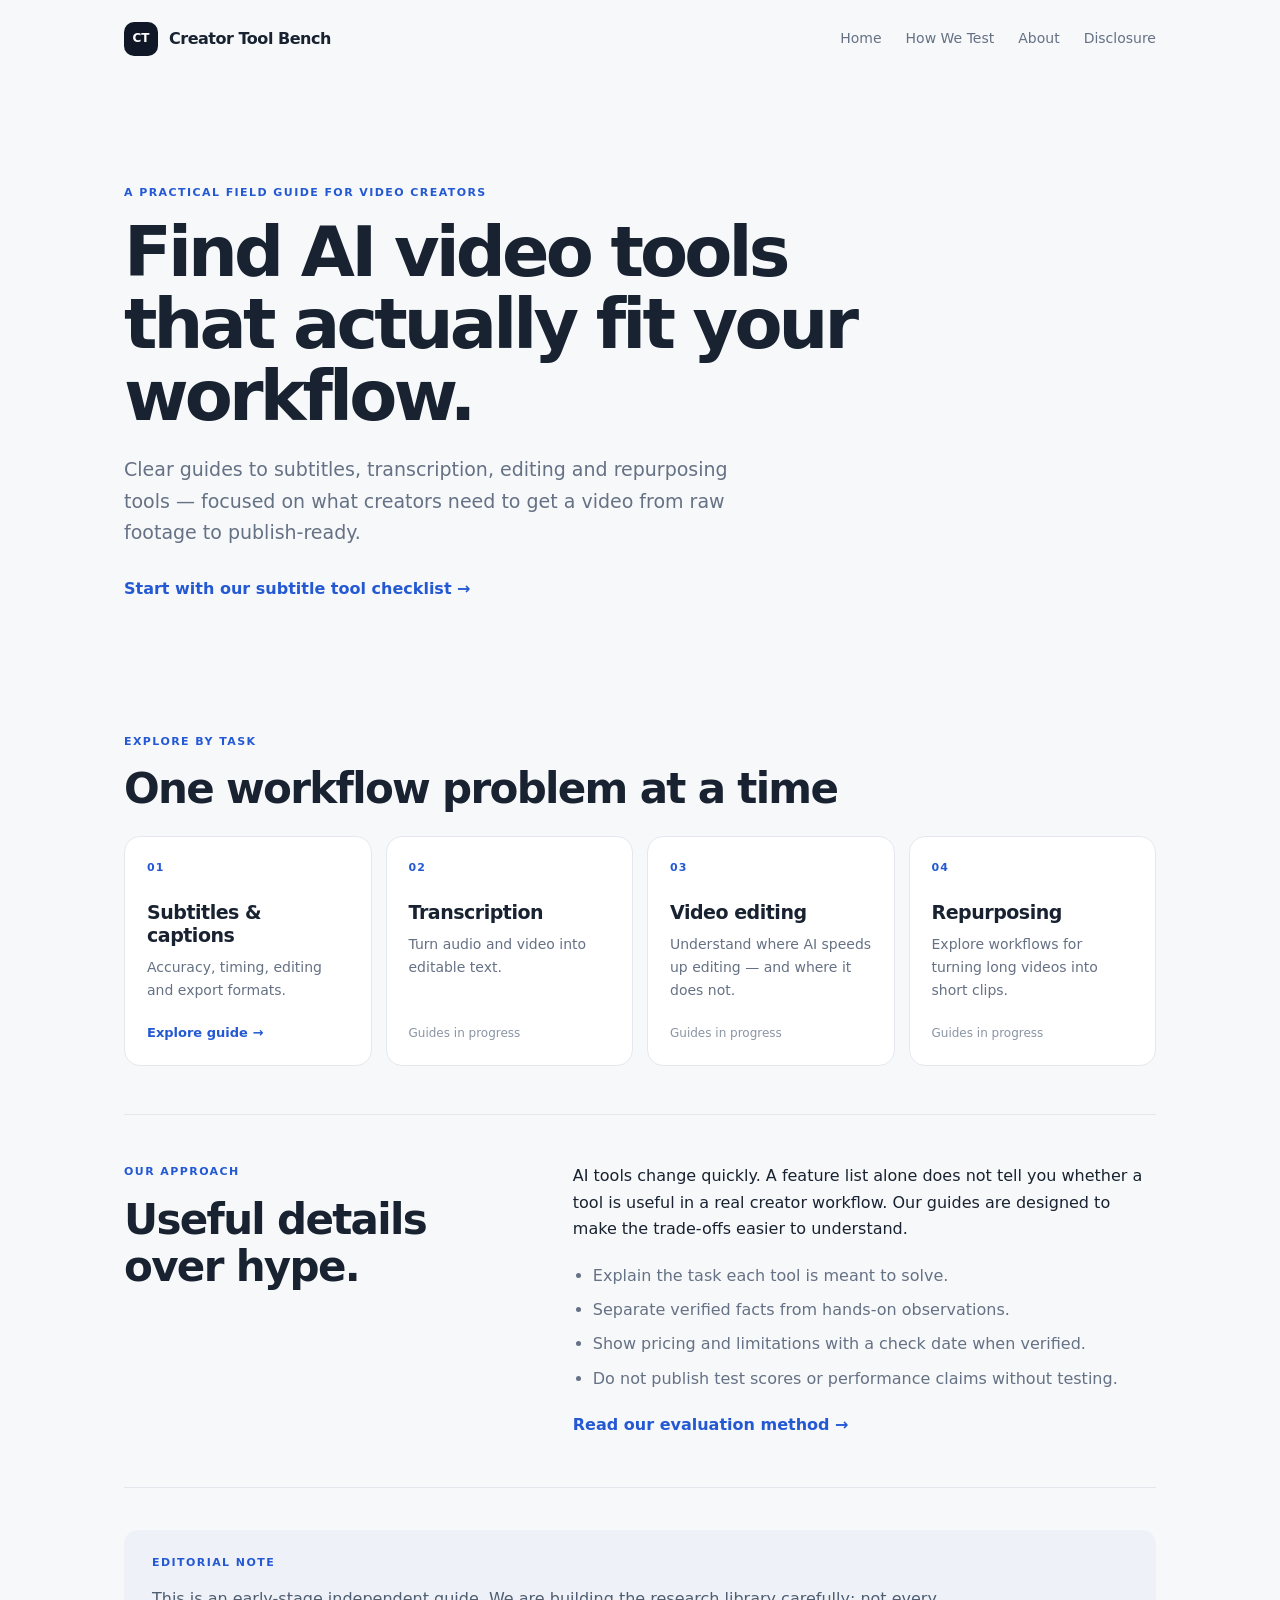
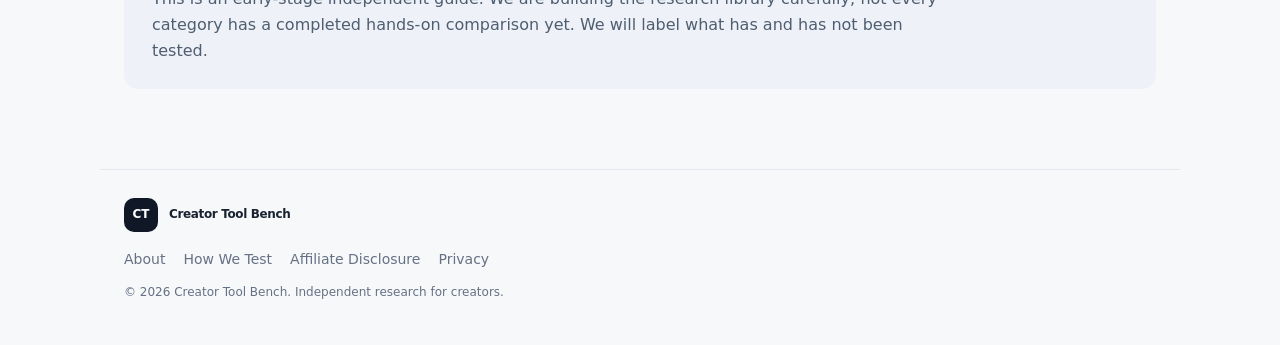
<file: index.html>
<!doctype html>
<html lang="en">
<head>
  <meta charset="utf-8">
  <meta name="viewport" content="width=device-width, initial-scale=1">
  <meta name="description" content="Practical guides to AI subtitles, transcription, editing and repurposing tools for independent video creators.">
  <meta name="theme-color" content="#101827">
  <meta name='impact-site-verification' value='bef8f4c8-7dba-48df-9faa-15ac281c6d68'>
  <title>Creator Tool Bench — Practical AI Video Tool Guides</title>
  <link rel="stylesheet" href="assets/style.css">
</head>
<body>
  <header class="site-header">
    <a class="brand" href="index.html"><span class="brand-mark">CT</span><span>Creator Tool Bench</span></a>
    <nav aria-label="Main navigation">
      <a href="index.html">Home</a>
      <a href="how-we-test.html">How We Test</a>
      <a href="about.html">About</a>
      <a href="disclosure.html">Disclosure</a>
    </nav>
  </header>
  <main>
    <section class="hero">
      <p class="eyebrow">A practical field guide for video creators</p>
      <h1>Find AI video tools that actually fit your workflow.</h1>
      <p class="hero-copy">Clear guides to subtitles, transcription, editing and repurposing tools — focused on what creators need to get a video from raw footage to publish-ready.</p>
      <a class="text-link" href="articles/ai-subtitle-generator-checklist.html">Start with our subtitle tool checklist <span aria-hidden="true">→</span></a>
    </section>

    <section class="section">
      <div class="section-heading">
        <p class="eyebrow">Explore by task</p>
        <h2>One workflow problem at a time</h2>
      </div>
      <div class="cards">
        <a class="task-card" href="articles/ai-subtitle-generator-checklist.html"><span class="card-number">01</span><h3>Subtitles & captions</h3><p>Accuracy, timing, editing and export formats.</p><span class="card-arrow">Explore guide →</span></a>
        <div class="task-card"><span class="card-number">02</span><h3>Transcription</h3><p>Turn audio and video into editable text.</p><span class="coming-soon">Guides in progress</span></div>
        <div class="task-card"><span class="card-number">03</span><h3>Video editing</h3><p>Understand where AI speeds up editing — and where it does not.</p><span class="coming-soon">Guides in progress</span></div>
        <div class="task-card"><span class="card-number">04</span><h3>Repurposing</h3><p>Explore workflows for turning long videos into short clips.</p><span class="coming-soon">Guides in progress</span></div>
      </div>
    </section>

    <section class="section split-section">
      <div>
        <p class="eyebrow">Our approach</p>
        <h2>Useful details over hype.</h2>
      </div>
      <div>
        <p>AI tools change quickly. A feature list alone does not tell you whether a tool is useful in a real creator workflow. Our guides are designed to make the trade-offs easier to understand.</p>
        <ul class="check-list">
          <li>Explain the task each tool is meant to solve.</li>
          <li>Separate verified facts from hands-on observations.</li>
          <li>Show pricing and limitations with a check date when verified.</li>
          <li>Do not publish test scores or performance claims without testing.</li>
        </ul>
        <a class="text-link" href="how-we-test.html">Read our evaluation method →</a>
      </div>
    </section>
    <section class="note-panel">
      <p class="eyebrow">Editorial note</p>
      <p>This is an early-stage independent guide. We are building the research library carefully; not every category has a completed hands-on comparison yet. We will label what has and has not been tested.</p>
    </section>
  </main>
  <footer class="site-footer">
    <a class="brand footer-brand" href="index.html"><span class="brand-mark">CT</span><span>Creator Tool Bench</span></a>
    <div class="footer-links"><a href="about.html">About</a><a href="how-we-test.html">How We Test</a><a href="disclosure.html">Affiliate Disclosure</a><a href="privacy.html">Privacy</a></div>
    <p>© 2026 Creator Tool Bench. Independent research for creators.</p>
  </footer>
</body>
</html>
</file>
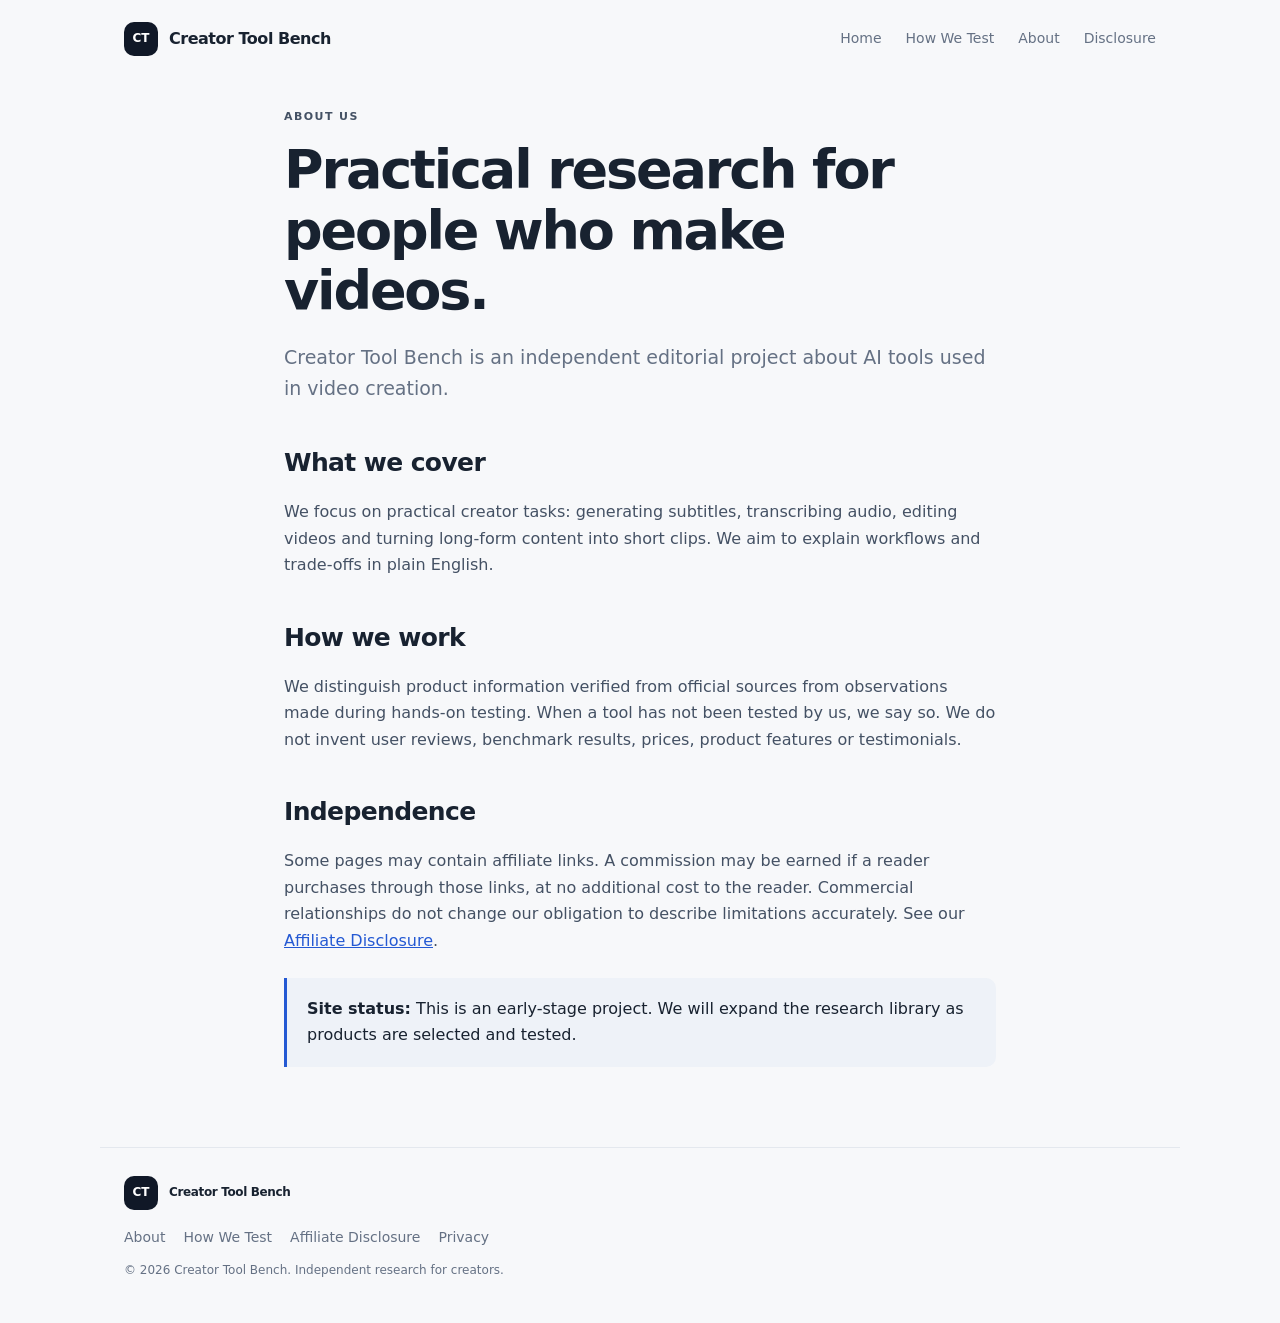
<file: about.html>
<!doctype html><html lang="en"><head><meta charset="utf-8"><meta name="viewport" content="width=device-width, initial-scale=1"><meta name="description" content="About Creator Tool Bench and our practical approach to AI video tool research."><title>About — Creator Tool Bench</title><link rel="stylesheet" href="assets/style.css"></head><body>
<header class="site-header"><a class="brand" href="index.html"><span class="brand-mark">CT</span><span>Creator Tool Bench</span></a><nav aria-label="Main navigation"><a href="index.html">Home</a><a href="how-we-test.html">How We Test</a><a href="about.html">About</a><a href="disclosure.html">Disclosure</a></nav></header>
<main class="article"><p class="eyebrow">About us</p><h1>Practical research for people who make videos.</h1><p class="lede">Creator Tool Bench is an independent editorial project about AI tools used in video creation.</p>
<h2>What we cover</h2><p>We focus on practical creator tasks: generating subtitles, transcribing audio, editing videos and turning long-form content into short clips. We aim to explain workflows and trade-offs in plain English.</p>
<h2>How we work</h2><p>We distinguish product information verified from official sources from observations made during hands-on testing. When a tool has not been tested by us, we say so. We do not invent user reviews, benchmark results, prices, product features or testimonials.</p>
<h2>Independence</h2><p>Some pages may contain affiliate links. A commission may be earned if a reader purchases through those links, at no additional cost to the reader. Commercial relationships do not change our obligation to describe limitations accurately. See our <a class="plain-link" href="disclosure.html">Affiliate Disclosure</a>.</p>
<div class="callout"><strong>Site status:</strong> This is an early-stage project. We will expand the research library as products are selected and tested.</div>
</main><footer class="site-footer"><a class="brand footer-brand" href="index.html"><span class="brand-mark">CT</span><span>Creator Tool Bench</span></a><div class="footer-links"><a href="about.html">About</a><a href="how-we-test.html">How We Test</a><a href="disclosure.html">Affiliate Disclosure</a><a href="privacy.html">Privacy</a></div><p>© 2026 Creator Tool Bench. Independent research for creators.</p></footer></body></html>
</file>
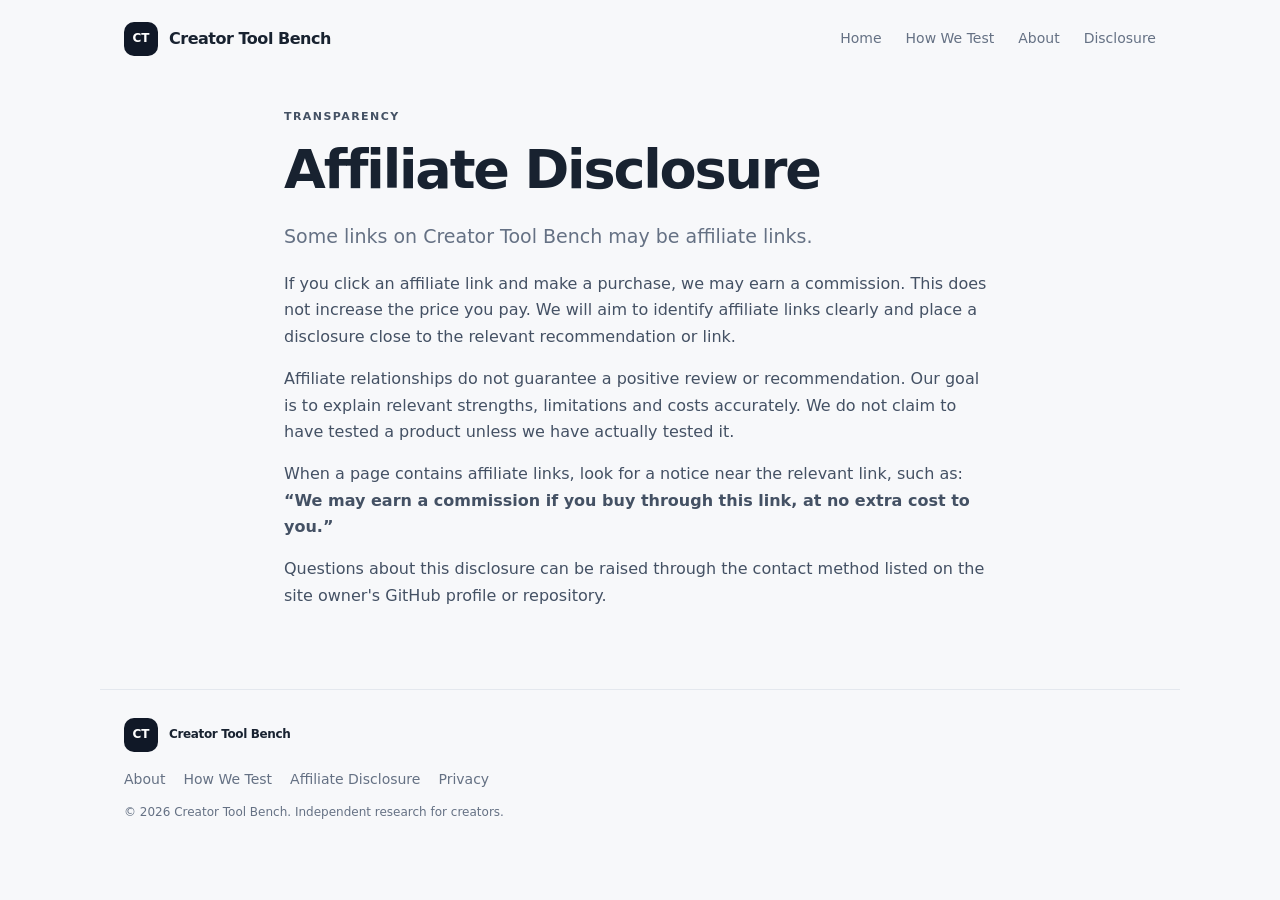
<file: disclosure.html>
<!doctype html><html lang="en"><head><meta charset="utf-8"><meta name="viewport" content="width=device-width, initial-scale=1"><meta name="description" content="Affiliate disclosure for Creator Tool Bench."><title>Affiliate Disclosure — Creator Tool Bench</title><link rel="stylesheet" href="assets/style.css"></head><body>
<header class="site-header"><a class="brand" href="index.html"><span class="brand-mark">CT</span><span>Creator Tool Bench</span></a><nav aria-label="Main navigation"><a href="index.html">Home</a><a href="how-we-test.html">How We Test</a><a href="about.html">About</a><a href="disclosure.html">Disclosure</a></nav></header>
<main class="article"><p class="eyebrow">Transparency</p><h1>Affiliate Disclosure</h1><p class="lede">Some links on Creator Tool Bench may be affiliate links.</p>
<p>If you click an affiliate link and make a purchase, we may earn a commission. This does not increase the price you pay. We will aim to identify affiliate links clearly and place a disclosure close to the relevant recommendation or link.</p>
<p>Affiliate relationships do not guarantee a positive review or recommendation. Our goal is to explain relevant strengths, limitations and costs accurately. We do not claim to have tested a product unless we have actually tested it.</p>
<p>When a page contains affiliate links, look for a notice near the relevant link, such as: <strong>“We may earn a commission if you buy through this link, at no extra cost to you.”</strong></p>
<p>Questions about this disclosure can be raised through the contact method listed on the site owner's GitHub profile or repository.</p>
</main><footer class="site-footer"><a class="brand footer-brand" href="index.html"><span class="brand-mark">CT</span><span>Creator Tool Bench</span></a><div class="footer-links"><a href="about.html">About</a><a href="how-we-test.html">How We Test</a><a href="disclosure.html">Affiliate Disclosure</a><a href="privacy.html">Privacy</a></div><p>© 2026 Creator Tool Bench. Independent research for creators.</p></footer></body></html>
</file>
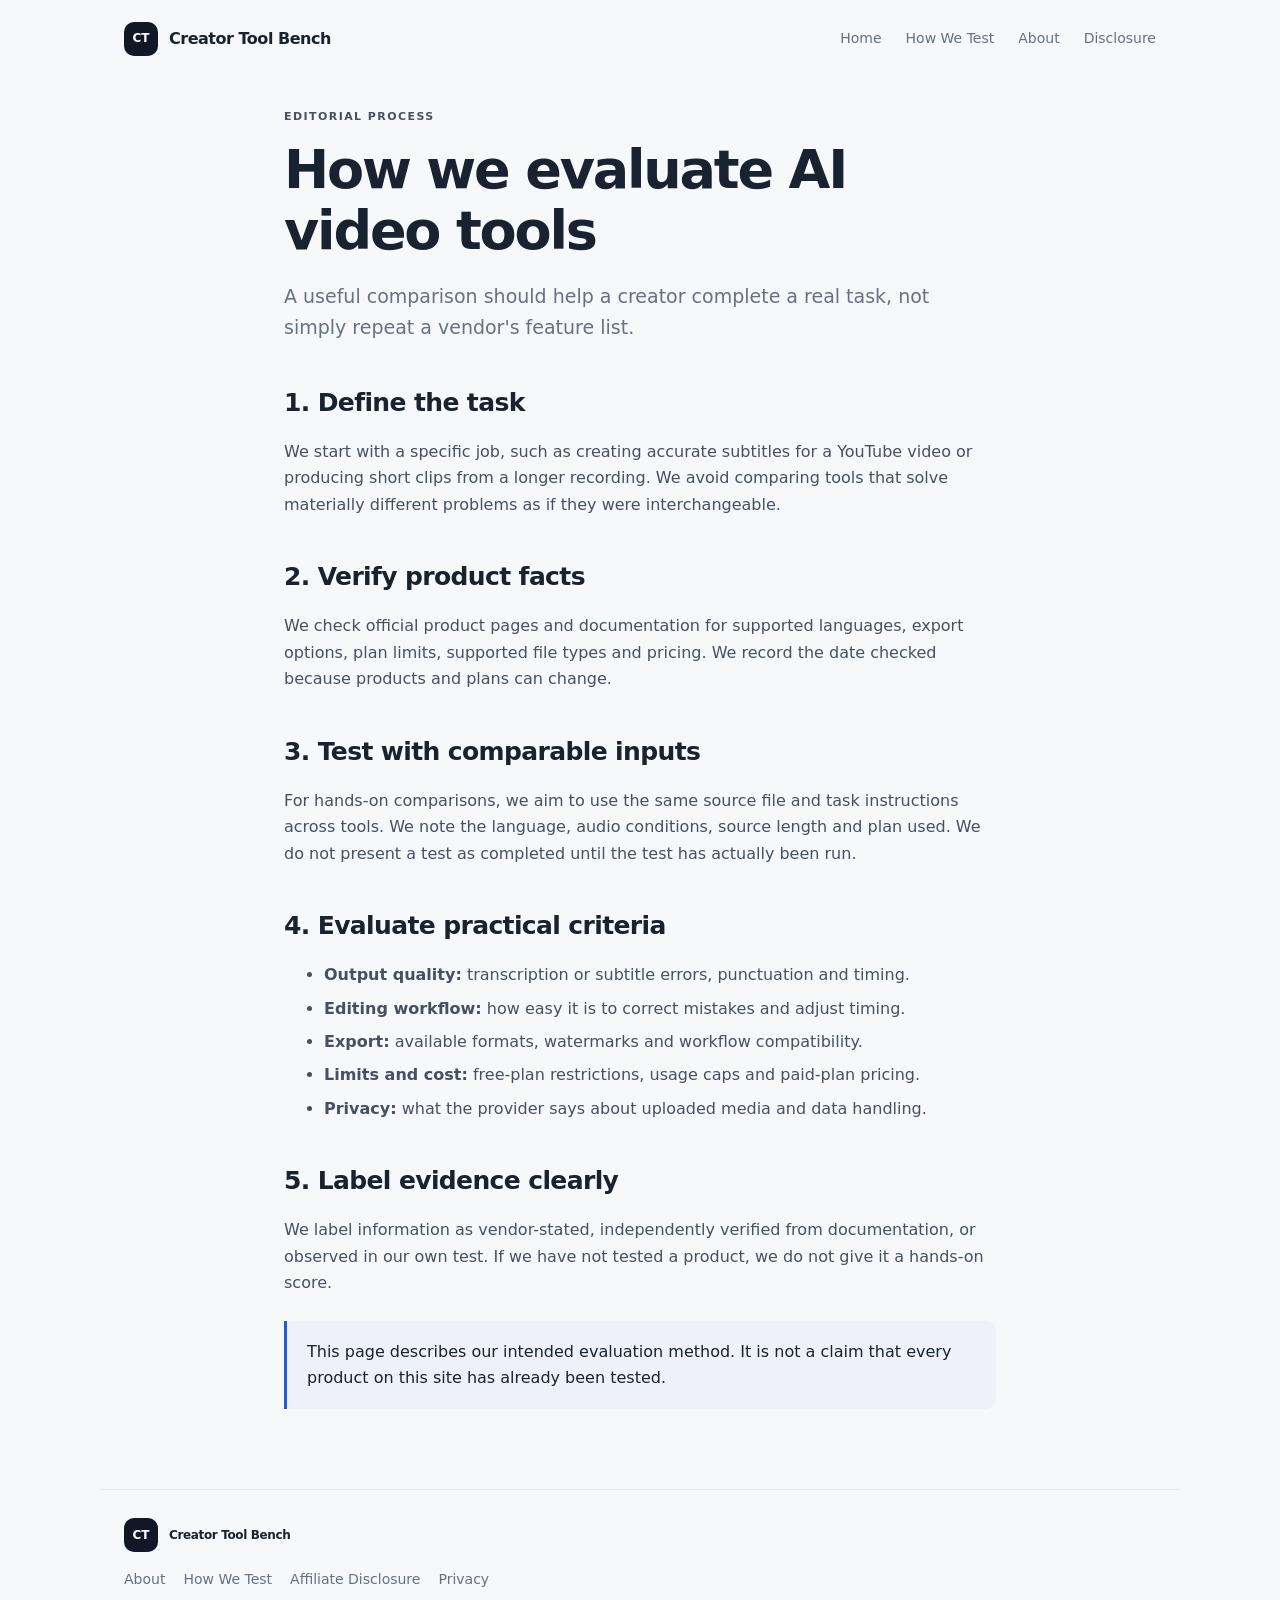
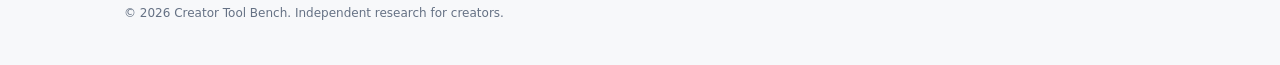
<file: how-we-test.html>
<!doctype html><html lang="en"><head><meta charset="utf-8"><meta name="viewport" content="width=device-width, initial-scale=1"><meta name="description" content="The criteria Creator Tool Bench uses to evaluate AI video creator tools."><title>How We Test — Creator Tool Bench</title><link rel="stylesheet" href="assets/style.css"></head><body>
<header class="site-header"><a class="brand" href="index.html"><span class="brand-mark">CT</span><span>Creator Tool Bench</span></a><nav aria-label="Main navigation"><a href="index.html">Home</a><a href="how-we-test.html">How We Test</a><a href="about.html">About</a><a href="disclosure.html">Disclosure</a></nav></header>
<main class="article"><p class="eyebrow">Editorial process</p><h1>How we evaluate AI video tools</h1><p class="lede">A useful comparison should help a creator complete a real task, not simply repeat a vendor's feature list.</p>
<h2>1. Define the task</h2><p>We start with a specific job, such as creating accurate subtitles for a YouTube video or producing short clips from a longer recording. We avoid comparing tools that solve materially different problems as if they were interchangeable.</p>
<h2>2. Verify product facts</h2><p>We check official product pages and documentation for supported languages, export options, plan limits, supported file types and pricing. We record the date checked because products and plans can change.</p>
<h2>3. Test with comparable inputs</h2><p>For hands-on comparisons, we aim to use the same source file and task instructions across tools. We note the language, audio conditions, source length and plan used. We do not present a test as completed until the test has actually been run.</p>
<h2>4. Evaluate practical criteria</h2><ul><li><strong>Output quality:</strong> transcription or subtitle errors, punctuation and timing.</li><li><strong>Editing workflow:</strong> how easy it is to correct mistakes and adjust timing.</li><li><strong>Export:</strong> available formats, watermarks and workflow compatibility.</li><li><strong>Limits and cost:</strong> free-plan restrictions, usage caps and paid-plan pricing.</li><li><strong>Privacy:</strong> what the provider says about uploaded media and data handling.</li></ul>
<h2>5. Label evidence clearly</h2><p>We label information as vendor-stated, independently verified from documentation, or observed in our own test. If we have not tested a product, we do not give it a hands-on score.</p>
<div class="callout">This page describes our intended evaluation method. It is not a claim that every product on this site has already been tested.</div>
</main><footer class="site-footer"><a class="brand footer-brand" href="index.html"><span class="brand-mark">CT</span><span>Creator Tool Bench</span></a><div class="footer-links"><a href="about.html">About</a><a href="how-we-test.html">How We Test</a><a href="disclosure.html">Affiliate Disclosure</a><a href="privacy.html">Privacy</a></div><p>© 2026 Creator Tool Bench. Independent research for creators.</p></footer></body></html>
</file>
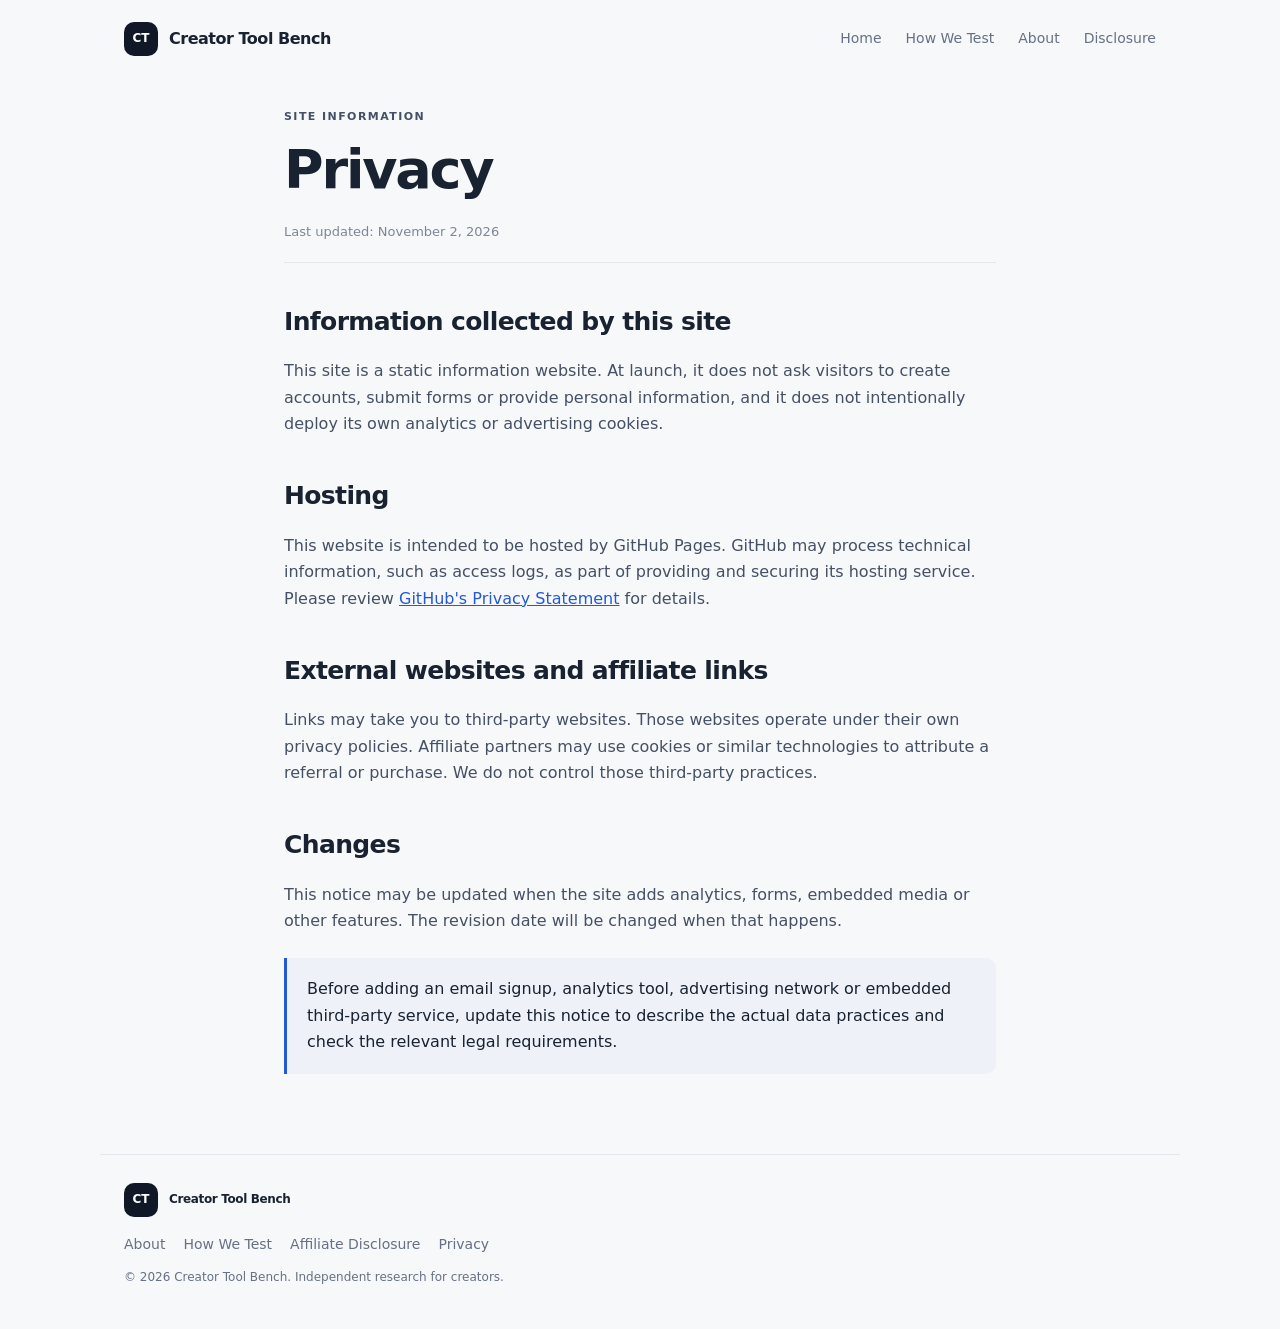
<file: privacy.html>
<!doctype html><html lang="en"><head><meta charset="utf-8"><meta name="viewport" content="width=device-width, initial-scale=1"><meta name="description" content="Privacy information for visitors to Creator Tool Bench."><title>Privacy — Creator Tool Bench</title><link rel="stylesheet" href="assets/style.css"></head><body>
<header class="site-header"><a class="brand" href="index.html"><span class="brand-mark">CT</span><span>Creator Tool Bench</span></a><nav aria-label="Main navigation"><a href="index.html">Home</a><a href="how-we-test.html">How We Test</a><a href="about.html">About</a><a href="disclosure.html">Disclosure</a></nav></header>
<main class="article"><p class="eyebrow">Site information</p><h1>Privacy</h1><p class="meta">Last updated: November 2, 2026</p>
<h2>Information collected by this site</h2><p>This site is a static information website. At launch, it does not ask visitors to create accounts, submit forms or provide personal information, and it does not intentionally deploy its own analytics or advertising cookies.</p>
<h2>Hosting</h2><p>This website is intended to be hosted by GitHub Pages. GitHub may process technical information, such as access logs, as part of providing and securing its hosting service. Please review <a class="plain-link" href="https://docs.github.com/en/site-policy/privacy-policies/github-privacy-statement">GitHub's Privacy Statement</a> for details.</p>
<h2>External websites and affiliate links</h2><p>Links may take you to third-party websites. Those websites operate under their own privacy policies. Affiliate partners may use cookies or similar technologies to attribute a referral or purchase. We do not control those third-party practices.</p>
<h2>Changes</h2><p>This notice may be updated when the site adds analytics, forms, embedded media or other features. The revision date will be changed when that happens.</p>
<div class="callout">Before adding an email signup, analytics tool, advertising network or embedded third-party service, update this notice to describe the actual data practices and check the relevant legal requirements.</div>
</main><footer class="site-footer"><a class="brand footer-brand" href="index.html"><span class="brand-mark">CT</span><span>Creator Tool Bench</span></a><div class="footer-links"><a href="about.html">About</a><a href="how-we-test.html">How We Test</a><a href="disclosure.html">Affiliate Disclosure</a><a href="privacy.html">Privacy</a></div><p>© 2026 Creator Tool Bench. Independent research for creators.</p></footer></body></html>
</file>
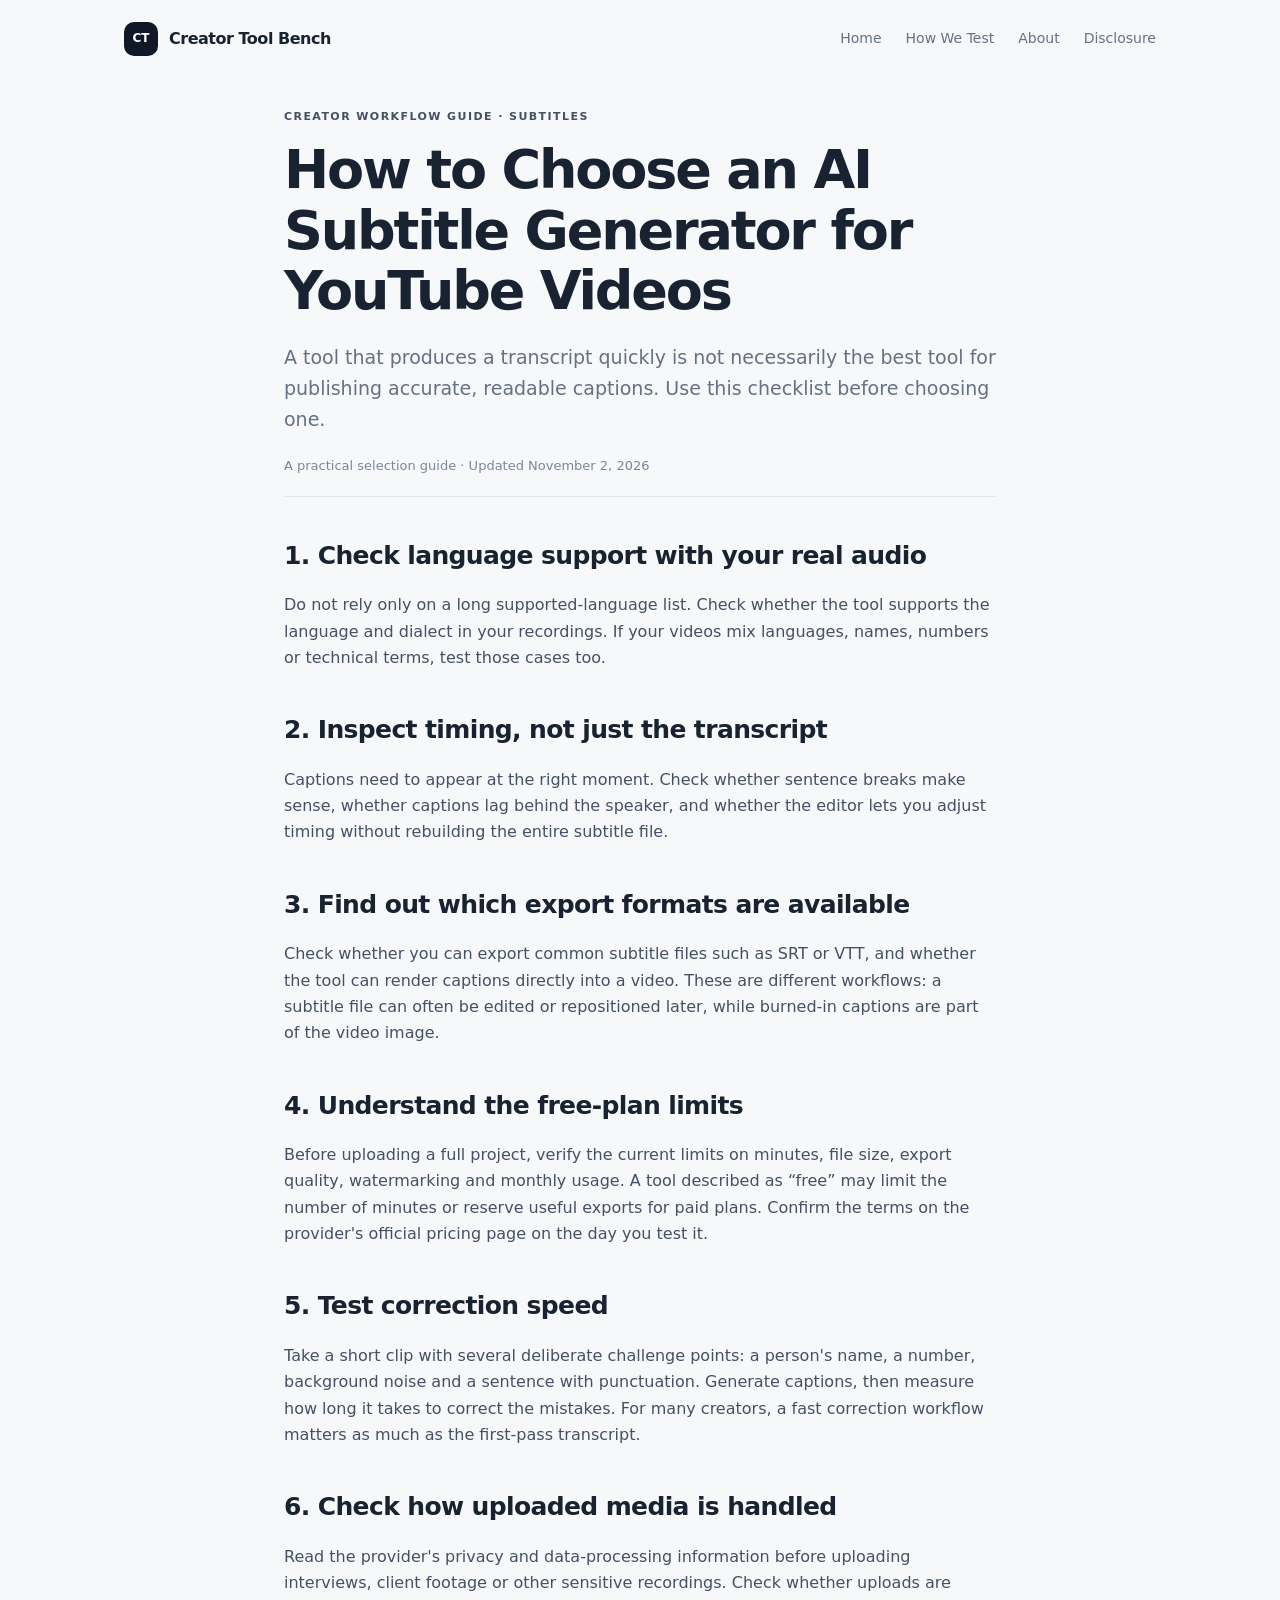
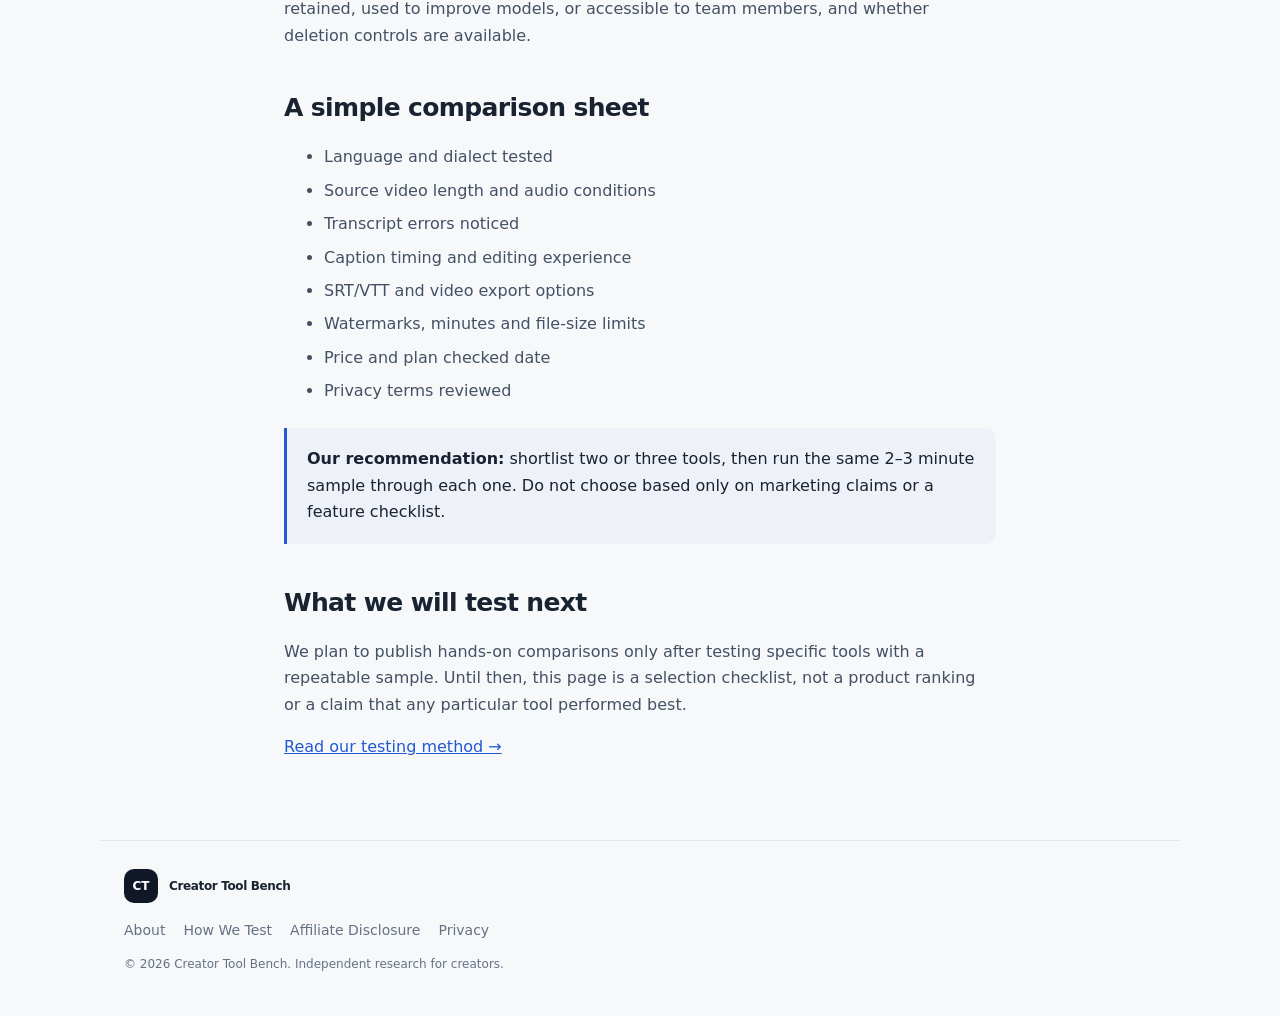
<file: articles/ai-subtitle-generator-checklist.html>
<!doctype html><html lang="en"><head><meta charset="utf-8"><meta name="viewport" content="width=device-width, initial-scale=1"><meta name="description" content="A practical checklist for choosing an AI subtitle generator for YouTube videos."><title>How to Choose an AI Subtitle Generator — Creator Tool Bench</title><link rel="stylesheet" href="../assets/style.css"></head><body>
<header class="site-header"><a class="brand" href="../index.html"><span class="brand-mark">CT</span><span>Creator Tool Bench</span></a><nav aria-label="Main navigation"><a href="../index.html">Home</a><a href="../how-we-test.html">How We Test</a><a href="../about.html">About</a><a href="../disclosure.html">Disclosure</a></nav></header>
<main class="article"><p class="eyebrow">Creator workflow guide · Subtitles</p><h1>How to Choose an AI Subtitle Generator for YouTube Videos</h1><p class="lede">A tool that produces a transcript quickly is not necessarily the best tool for publishing accurate, readable captions. Use this checklist before choosing one.</p><p class="meta">A practical selection guide · Updated November 2, 2026</p>
<h2>1. Check language support with your real audio</h2><p>Do not rely only on a long supported-language list. Check whether the tool supports the language and dialect in your recordings. If your videos mix languages, names, numbers or technical terms, test those cases too.</p>
<h2>2. Inspect timing, not just the transcript</h2><p>Captions need to appear at the right moment. Check whether sentence breaks make sense, whether captions lag behind the speaker, and whether the editor lets you adjust timing without rebuilding the entire subtitle file.</p>
<h2>3. Find out which export formats are available</h2><p>Check whether you can export common subtitle files such as SRT or VTT, and whether the tool can render captions directly into a video. These are different workflows: a subtitle file can often be edited or repositioned later, while burned-in captions are part of the video image.</p>
<h2>4. Understand the free-plan limits</h2><p>Before uploading a full project, verify the current limits on minutes, file size, export quality, watermarking and monthly usage. A tool described as “free” may limit the number of minutes or reserve useful exports for paid plans. Confirm the terms on the provider's official pricing page on the day you test it.</p>
<h2>5. Test correction speed</h2><p>Take a short clip with several deliberate challenge points: a person's name, a number, background noise and a sentence with punctuation. Generate captions, then measure how long it takes to correct the mistakes. For many creators, a fast correction workflow matters as much as the first-pass transcript.</p>
<h2>6. Check how uploaded media is handled</h2><p>Read the provider's privacy and data-processing information before uploading interviews, client footage or other sensitive recordings. Check whether uploads are retained, used to improve models, or accessible to team members, and whether deletion controls are available.</p>
<h2>A simple comparison sheet</h2><ul><li>Language and dialect tested</li><li>Source video length and audio conditions</li><li>Transcript errors noticed</li><li>Caption timing and editing experience</li><li>SRT/VTT and video export options</li><li>Watermarks, minutes and file-size limits</li><li>Price and plan checked date</li><li>Privacy terms reviewed</li></ul>
<div class="callout"><strong>Our recommendation:</strong> shortlist two or three tools, then run the same 2–3 minute sample through each one. Do not choose based only on marketing claims or a feature checklist.</div>
<h2>What we will test next</h2><p>We plan to publish hands-on comparisons only after testing specific tools with a repeatable sample. Until then, this page is a selection checklist, not a product ranking or a claim that any particular tool performed best.</p>
<p><a class="plain-link" href="../how-we-test.html">Read our testing method →</a></p>
</main><footer class="site-footer"><a class="brand footer-brand" href="../index.html"><span class="brand-mark">CT</span><span>Creator Tool Bench</span></a><div class="footer-links"><a href="../about.html">About</a><a href="../how-we-test.html">How We Test</a><a href="../disclosure.html">Affiliate Disclosure</a><a href="../privacy.html">Privacy</a></div><p>© 2026 Creator Tool Bench. Independent research for creators.</p></footer></body></html>
</file>
<file: assets/style.css>
:root{--bg:#f7f8fa;--ink:#182230;--muted:#657184;--line:#e4e8ee;--accent:#2459d3;--card:#fff;--dark:#101827;--max:1080px}
*{box-sizing:border-box}html{scroll-behavior:smooth}body{margin:0;background:var(--bg);color:var(--ink);font-family:Inter,ui-sans-serif,system-ui,-apple-system,BlinkMacSystemFont,"Segoe UI",sans-serif;line-height:1.65}a{color:inherit}.site-header{max-width:var(--max);margin:auto;padding:22px 24px;display:flex;align-items:center;justify-content:space-between;gap:24px}.brand{display:flex;align-items:center;gap:11px;text-decoration:none;font-weight:750;letter-spacing:-.03em}.brand-mark{width:34px;height:34px;border-radius:10px;background:var(--dark);color:white;display:grid;place-items:center;font-size:12px;letter-spacing:0}.site-header nav{display:flex;gap:24px;flex-wrap:wrap}.site-header nav a,.footer-links a{text-decoration:none;color:var(--muted);font-size:14px}.site-header nav a:hover,.footer-links a:hover{color:var(--accent)}main{max-width:var(--max);margin:auto;padding:28px 24px 80px}.hero{padding:78px 0 82px;max-width:800px}.eyebrow{text-transform:uppercase;letter-spacing:.13em;font-weight:750;font-size:11px;color:var(--accent);margin:0 0 14px}.hero h1{font-size:clamp(40px,7vw,70px);line-height:1.03;letter-spacing:-.055em;margin:0 0 22px;max-width:820px}.hero-copy{font-size:19px;color:var(--muted);max-width:650px;margin:0 0 28px}.text-link{color:var(--accent);font-weight:700;text-decoration:none}.text-link:hover{text-decoration:underline}.section{padding:48px 0}.section-heading{margin-bottom:24px}.section h2,.article h1{font-size:clamp(29px,4vw,42px);letter-spacing:-.04em;line-height:1.12;margin:0 0 12px}.cards{display:grid;grid-template-columns:repeat(4,1fr);gap:14px}.task-card{display:flex;flex-direction:column;min-height:220px;padding:22px;background:var(--card);border:1px solid var(--line);border-radius:16px;text-decoration:none;transition:transform .18s,border-color .18s}.task-card[href]:hover{transform:translateY(-3px);border-color:#b9c9ef}.card-number{font-size:11px;color:var(--accent);font-weight:800;letter-spacing:.1em}.task-card h3{font-size:19px;line-height:1.2;margin:24px 0 9px;letter-spacing:-.025em}.task-card p{color:var(--muted);font-size:14px;margin:0 0 20px}.card-arrow{margin-top:auto;color:var(--accent);font-size:13px;font-weight:700}.coming-soon{margin-top:auto;color:#8a94a3;font-size:12px}.split-section{display:grid;grid-template-columns:.8fr 1.2fr;gap:60px;border-top:1px solid var(--line);border-bottom:1px solid var(--line)}.split-section p{margin-top:0}.check-list{padding-left:20px;color:var(--muted)}.check-list li{padding:4px 0}.note-panel{margin:42px 0 0;padding:24px 28px;background:#eef2f8;border-radius:14px}.note-panel p:last-child{max-width:790px;margin:0;color:#4f5d70}.site-footer{max-width:var(--max);margin:auto;padding:28px 24px 42px;border-top:1px solid var(--line);color:var(--muted);font-size:12px}.footer-brand{color:var(--ink);margin-bottom:16px}.footer-links{display:flex;gap:18px;flex-wrap:wrap;margin-bottom:12px}.article{max-width:760px;margin:30px auto 80px;padding:0 24px}.article h1{font-size:clamp(36px,6vw,54px);margin-bottom:20px}.article .lede{font-size:19px;color:var(--muted)}.article h2{font-size:25px;letter-spacing:-.025em;margin:38px 0 10px}.article h3{font-size:18px;margin:26px 0 8px}.article p,.article li{color:#445164}.article li{margin:7px 0}.article .meta{font-size:13px;color:#7b8798;border-bottom:1px solid var(--line);padding-bottom:20px;margin-bottom:30px}.callout{padding:18px 20px;border-left:3px solid var(--accent);background:#eef2f8;border-radius:0 10px 10px 0;margin:24px 0}.site-footer p{margin-bottom:0}.plain-link{color:var(--accent)}@media(max-width:800px){.cards{grid-template-columns:repeat(2,1fr)}.split-section{grid-template-columns:1fr;gap:12px}.hero{padding:54px 0 60px}}@media(max-width:560px){.site-header{align-items:flex-start;flex-direction:column}.site-header nav{gap:14px}.cards{grid-template-columns:1fr}.task-card{min-height:180px}main{padding-top:12px}.hero h1{font-size:43px}}
</file>
